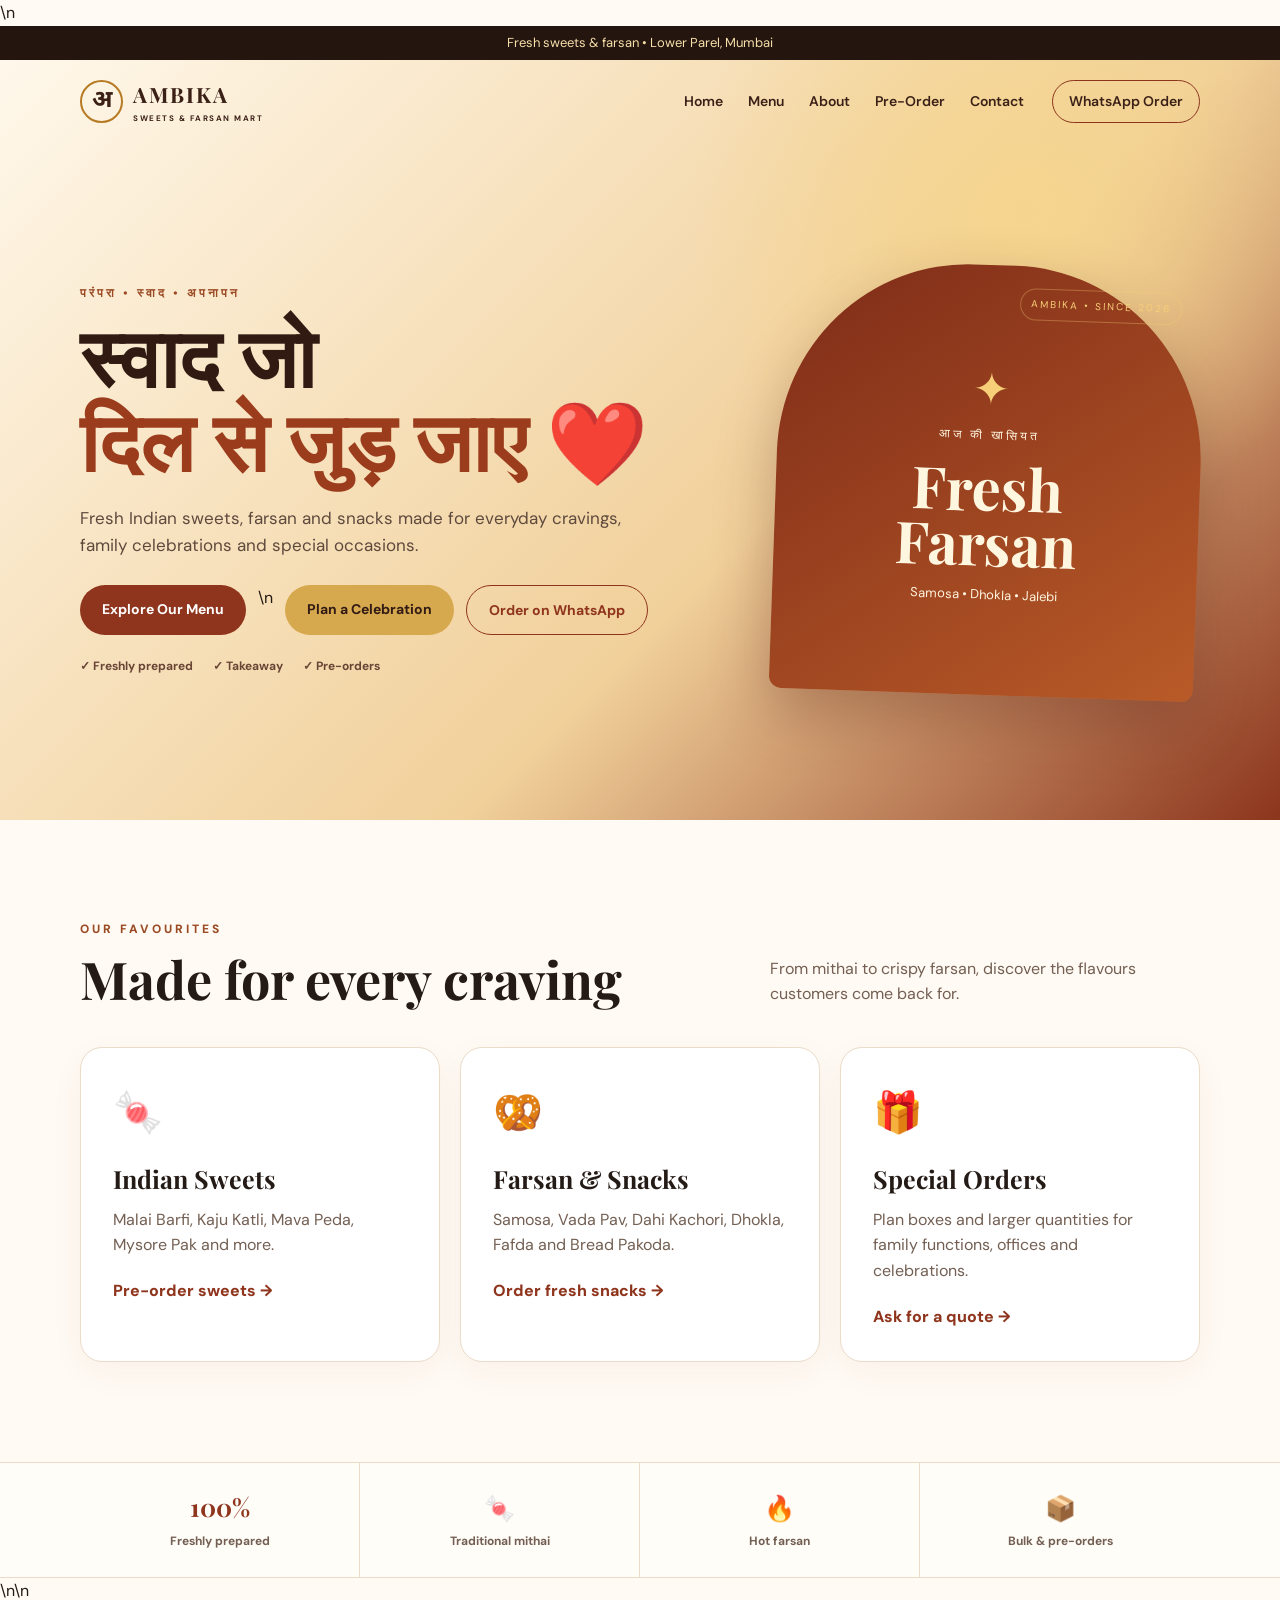
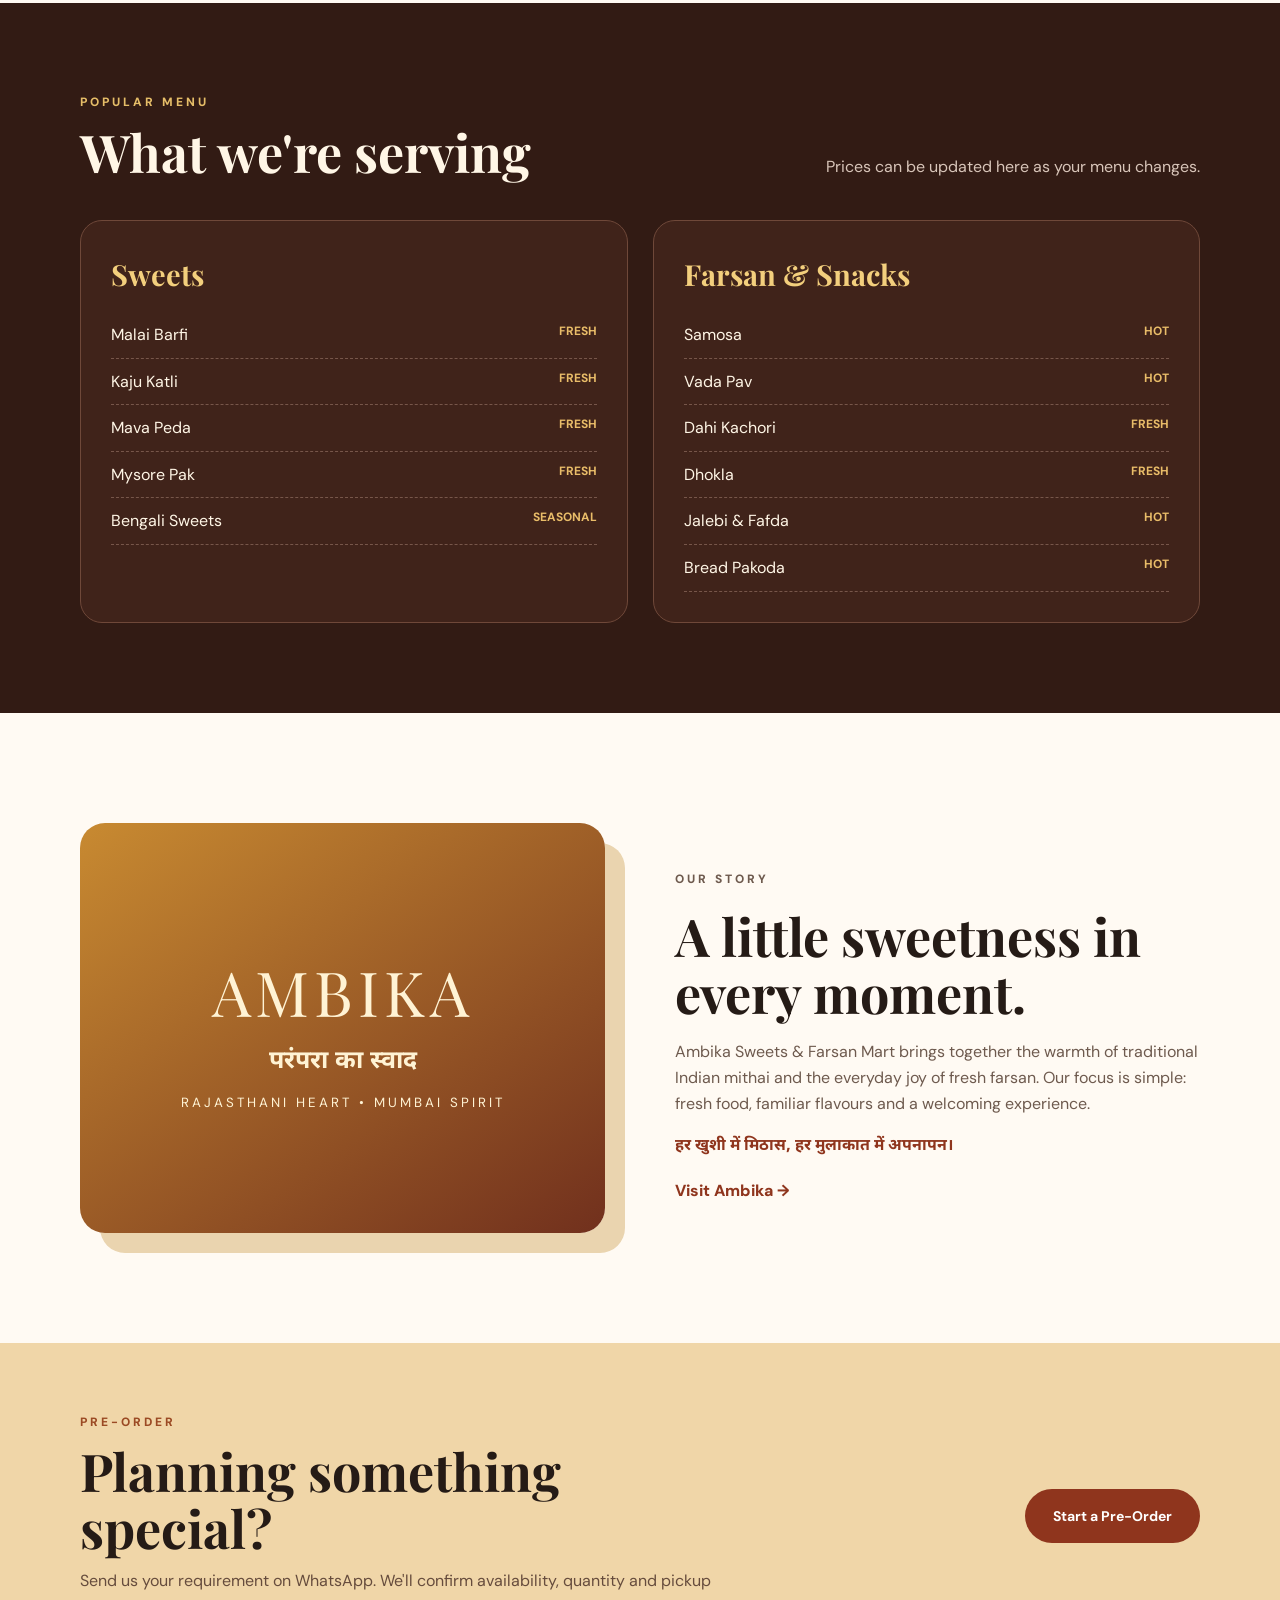
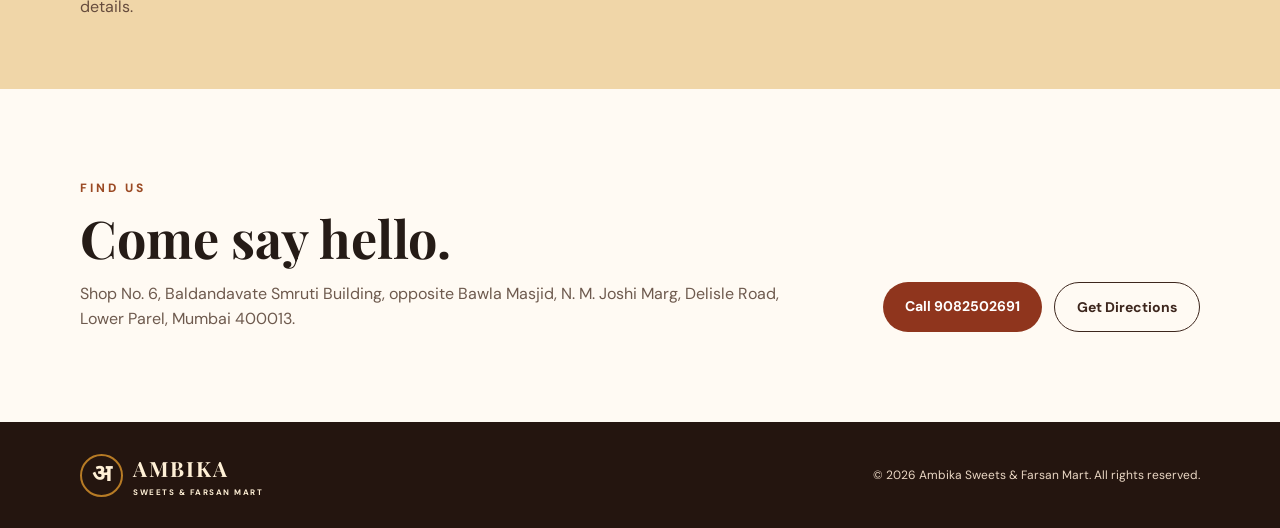
<file: index.html>
<!doctype html>
<html lang="en">
<head>
  <meta charset="utf-8">
  <meta name="viewport" content="width=device-width, initial-scale=1">\n  <meta name="theme-color" content="#8f351d">
  <meta name="description" content="Ambika Sweets & Farsan Mart in Lower Parel, Mumbai — fresh Indian sweets, farsan, snacks and pre-orders.">
  <title>Ambika Sweets & Farsan Mart | Lower Parel, Mumbai</title>
  <link rel="preconnect" href="https://fonts.googleapis.com">
  <link rel="preconnect" href="https://fonts.gstatic.com" crossorigin>
  <link href="https://fonts.googleapis.com/css2?family=DM+Sans:wght@400;500;600;700&family=Playfair+Display:wght@600;700;800&family=Noto+Sans+Devanagari:wght@500;600;700&display=swap" rel="stylesheet">
  <link rel="stylesheet" href="ambika.css">
</head>
<body>
  <div class="topbar">Fresh sweets & farsan • Lower Parel, Mumbai</div>

  <header class="header" id="home">
    <nav class="nav container">
      <a class="brand" href="#home" aria-label="Ambika Sweets home">
        <span class="brand-mark">अ</span>
        <span><strong>AMBIKA</strong><small>SWEETS & FARSAN MART</small></span>
      </a>
      <button class="menu-btn" aria-label="Open menu" aria-expanded="false">☰</button>
      <div class="nav-links">
        <a href="#home">Home</a>
        <a href="#products">Menu</a>
        <a href="#about">About</a>
        <a href="#order">Pre-Order</a>
        <a href="#contact">Contact</a>
      </div>
      <a class="nav-order" href="https://wa.me/919082502691?text=Hello%20Ambika%20Sweets%2C%20I%20want%20to%20place%20an%20order." target="_blank" rel="noopener">WhatsApp Order</a>
    </nav>

    <section class="hero container">
      <div class="hero-copy">
        <p class="eyebrow">परंपरा • स्वाद • अपनापन</p>
        <h1>स्वाद जो<br><span>दिल से जुड़ जाए</span> ❤️</h1>
        <p class="hero-text">Fresh Indian sweets, farsan and snacks made for everyday cravings, family celebrations and special occasions.</p>
        <div class="hero-actions">
          <a class="btn btn-primary" href="#products">Explore Our Menu</a>\n          <a class="btn btn-gold" href="#order">Plan a Celebration</a>
          <a class="btn btn-outline" href="https://wa.me/919082502691?text=Hello%20Ambika%20Sweets%2C%20please%20share%20today%27s%20menu." target="_blank" rel="noopener">Order on WhatsApp</a>
        </div>
        <div class="hero-points"><span>✓ Freshly prepared</span><span>✓ Takeaway</span><span>✓ Pre-orders</span></div>
      </div>
      <div class="hero-card"><div class="hero-badge">AMBIKA • SINCE 2026</div>
        <div class="mandala">✦</div>
        <p>आज की खासियत</p>
        <h2>Fresh<br>Farsan</h2>
        <span>Samosa • Dhokla • Jalebi</span>
      </div>
    </section>
  </header>

  <main>
    <section class="section container" id="products">
      <div class="section-head">
        <div><p class="eyebrow">Our favourites</p><h2>Made for every craving</h2></div>
        <p>From mithai to crispy farsan, discover the flavours customers come back for.</p>
      </div>
      <div class="cards">
        <article class="card"><div class="card-icon">🍬</div><h3>Indian Sweets</h3><p>Malai Barfi, Kaju Katli, Mava Peda, Mysore Pak and more.</p><a href="#order">Pre-order sweets →</a></article>
        <article class="card"><div class="card-icon">🥨</div><h3>Farsan & Snacks</h3><p>Samosa, Vada Pav, Dahi Kachori, Dhokla, Fafda and Bread Pakoda.</p><a href="#order">Order fresh snacks →</a></article>
        <article class="card"><div class="card-icon">🎁</div><h3>Special Orders</h3><p>Plan boxes and larger quantities for family functions, offices and celebrations.</p><a href="#order">Ask for a quote →</a></article>
      </div>
    </section>

    <section class="trust-strip"><div class="container trust-grid"><div><strong>100%</strong><span>Freshly prepared</span></div><div><strong>🍬</strong><span>Traditional mithai</span></div><div><strong>🔥</strong><span>Hot farsan</span></div><div><strong>📦</strong><span>Bulk & pre-orders</span></div></div></section>\n\n    <section class="menu-section" aria-label="Menu">
      <div class="container">
        <div class="section-head light"><div><p class="eyebrow">Popular menu</p><h2>What we're serving</h2></div><p>Prices can be updated here as your menu changes.</p></div>
        <div class="menu-grid">
          <div class="menu-box"><h3>Sweets</h3><ul><li><span>Malai Barfi</span><b>Fresh</b></li><li><span>Kaju Katli</span><b>Fresh</b></li><li><span>Mava Peda</span><b>Fresh</b></li><li><span>Mysore Pak</span><b>Fresh</b></li><li><span>Bengali Sweets</span><b>Seasonal</b></li></ul></div>
          <div class="menu-box"><h3>Farsan & Snacks</h3><ul><li><span>Samosa</span><b>Hot</b></li><li><span>Vada Pav</span><b>Hot</b></li><li><span>Dahi Kachori</span><b>Fresh</b></li><li><span>Dhokla</span><b>Fresh</b></li><li><span>Jalebi & Fafda</span><b>Hot</b></li><li><span>Bread Pakoda</span><b>Hot</b></li></ul></div>
        </div>
      </div>
    </section>

    <section class="story container" id="about">
      <div class="story-art"><span>AMBIKA</span><strong>परंपरा का स्वाद</strong><small>RAJASTHANI HEART • MUMBAI SPIRIT</small></div>
      <div class="story-copy"><p class="eyebrow">Our story</p><h2>A little sweetness in every moment.</h2><p>Ambika Sweets & Farsan Mart brings together the warmth of traditional Indian mithai and the everyday joy of fresh farsan. Our focus is simple: fresh food, familiar flavours and a welcoming experience.</p><p class="devanagari">हर खुशी में मिठास, हर मुलाकात में अपनापन।</p><a class="text-link" href="#contact">Visit Ambika →</a></div>
    </section>

    <section class="order-section" id="order">
      <div class="container order-wrap">
        <div><p class="eyebrow">Pre-order</p><h2>Planning something special?</h2><p>Send us your requirement on WhatsApp. We'll confirm availability, quantity and pickup details.</p></div>
        <a class="btn btn-primary big" href="https://wa.me/919082502691?text=Hello%20Ambika%20Sweets%2C%20I%20want%20to%20pre-order.%0AProduct%3A%20%0AQuantity%3A%20%0ADate%3A%20%0APickup%2FDelivery%3A" target="_blank" rel="noopener">Start a Pre-Order</a>
      </div>
    </section>

    <section class="contact container" id="contact">
      <div><p class="eyebrow">Find us</p><h2>Come say hello.</h2><p>Shop No. 6, Baldandavate Smruti Building, opposite Bawla Masjid, N. M. Joshi Marg, Delisle Road, Lower Parel, Mumbai 400013.</p></div>
      <div class="contact-actions"><a class="btn btn-primary" href="tel:+919082502691">Call 9082502691</a><a class="btn btn-outline dark" href="https://www.google.com/maps/search/?api=1&query=Ambika%20Sweets%20and%20Farsan%20Mart%20Lower%20Parel%20Mumbai" target="_blank" rel="noopener">Get Directions</a></div>
    </section>
  </main>

  <footer><div class="container footer-inner"><div class="brand"><span class="brand-mark">अ</span><span><strong>AMBIKA</strong><small>SWEETS & FARSAN MART</small></span></div><p>© <span id="year"></span> Ambika Sweets & Farsan Mart. All rights reserved.</p></div></footer>
  <script src="ambika.js"></script>
</body>
</html>
</file>
<file: ambika.css>
*{box-sizing:border-box;margin:0;padding:0}html{scroll-behavior:smooth}body{font-family:"DM Sans",sans-serif;color:#251b16;background:#fffaf3;line-height:1.6}.container{width:min(1120px,92%);margin:auto}.topbar{background:#24150f;color:#f7dfaa;text-align:center;font-size:13px;padding:7px}.header{min-height:760px;background:radial-gradient(circle at 80% 20%,#f5d58e 0,transparent 28%),linear-gradient(135deg,#fff8eb,#f1d09a 60%,#8c351d);overflow:hidden}.nav{height:82px;display:flex;align-items:center;gap:28px}.brand{display:flex;align-items:center;gap:10px;text-decoration:none;color:#3b2017}.brand-mark{width:43px;height:43px;border:2px solid #b77b25;border-radius:50%;display:grid;place-items:center;font-family:"Noto Sans Devanagari";font-size:24px;font-weight:700}.brand strong{display:block;font-family:"Playfair Display";font-size:21px;letter-spacing:2px}.brand small{display:block;font-size:8px;letter-spacing:1.5px;font-weight:700}.nav-links{margin-left:auto;display:flex;gap:25px}.nav-links a,.nav-order{text-decoration:none;color:#3b2017;font-size:14px;font-weight:600}.nav-order{border:1px solid #8c351d;border-radius:999px;padding:9px 16px}.menu-btn{display:none;background:none;border:0;font-size:25px}.hero{display:grid;grid-template-columns:1.2fr .8fr;align-items:center;min-height:675px;gap:60px}.eyebrow{text-transform:uppercase;letter-spacing:3px;color:#9b4a24;font-size:12px;font-weight:800;margin-bottom:10px}.hero h1{font-family:"Playfair Display";font-size:clamp(48px,7vw,82px);line-height:1.02;color:#301a12}.hero h1 span{color:#9b3c1c}.hero-text{max-width:580px;margin:25px 0;color:#5e493d;font-size:17px}.hero-actions{display:flex;gap:12px;flex-wrap:wrap}.btn{display:inline-block;padding:13px 22px;border-radius:999px;text-decoration:none;font-weight:700;font-size:14px}.btn-primary{background:#8f351d;color:white}.btn-outline{border:1px solid #8f351d;color:#8f351d}.btn-gold{background:#d7a94f;color:#321b14}.btn-gold:hover,.btn-primary:hover{transform:translateY(-2px)}.btn-outline.dark{border-color:#3d261d;color:#3d261d}.hero-points{display:flex;gap:20px;margin-top:22px;font-size:12px;font-weight:700;color:#694535;flex-wrap:wrap}.hero-card{position:relative;height:430px;border-radius:45% 45% 12px 12px;background:linear-gradient(145deg,#7e2b18,#b95b28);color:#fff6df;display:flex;flex-direction:column;justify-content:center;align-items:center;text-align:center;box-shadow:0 25px 60px #5c271c55;transform:rotate(2deg)}.hero-badge{position:absolute;top:22px;right:24px;font-size:10px;letter-spacing:2px;color:#f6cf78;border:1px solid #f6cf7855;border-radius:999px;padding:7px 10px}.hero-card .mandala{font-size:45px;color:#f6cf78}.hero-card p{letter-spacing:3px;font-size:12px}.hero-card h2{font-family:"Playfair Display";font-size:58px;line-height:.95;margin:15px 0}.hero-card span{font-size:13px}.trust-strip{background:#fffdf8;border-top:1px solid #eadcc8;border-bottom:1px solid #eadcc8}.trust-grid{display:grid;grid-template-columns:repeat(4,1fr)}.trust-grid div{padding:24px 18px;text-align:center;border-right:1px solid #eadcc8}.trust-grid div:last-child{border-right:0}.trust-grid strong{display:block;font-family:"Playfair Display";font-size:25px;color:#8f351d}.trust-grid span{font-size:12px;color:#735f53;font-weight:700}.section{padding:100px 0}.section-head{display:flex;justify-content:space-between;gap:40px;align-items:end;margin-bottom:40px}.section-head h2,.story h2,.order-section h2,.contact h2{font-family:"Playfair Display";font-size:clamp(34px,5vw,52px);line-height:1.1}.section-head>p{max-width:430px;color:#735f53}.cards{display:grid;grid-template-columns:repeat(3,1fr);gap:20px}.card{padding:32px;background:white;border:1px solid #eadcc8;border-radius:22px;box-shadow:0 10px 35px #5d32120b}.card-icon{font-size:40px}.card h3{font-family:"Playfair Display";font-size:25px;margin:15px 0 8px}.card p{color:#735f53;margin-bottom:20px}.card a,.text-link{color:#8f351d;text-decoration:none;font-weight:800}.menu-section{background:#321b14;color:#fff6e6;padding:90px 0}.light .eyebrow{color:#e5bd68}.light>p{color:#d8c5b9}.menu-grid{display:grid;grid-template-columns:1fr 1fr;gap:25px}.menu-box{border:1px solid #6f4839;padding:30px;border-radius:22px;background:#40231a}.menu-box h3{font-family:"Playfair Display";font-size:29px;color:#f3cf7d;margin-bottom:15px}.menu-box li{list-style:none;display:flex;justify-content:space-between;border-bottom:1px dashed #77564a;padding:10px 0}.menu-box b{color:#e9bd69;font-size:12px;text-transform:uppercase}.story{padding:110px 0;display:grid;grid-template-columns:1fr 1fr;gap:70px;align-items:center}.story-art{min-height:410px;border-radius:25px;background:linear-gradient(145deg,#c88a31,#71301d);color:#fff3d4;display:flex;flex-direction:column;justify-content:center;align-items:center;text-align:center;box-shadow:20px 20px 0 #ead4af}.story-art span{font-family:"Playfair Display";font-size:62px;letter-spacing:5px}.story-art strong{font-family:"Noto Sans Devanagari";font-size:25px}.story-art small{letter-spacing:3px;margin-top:10px}.story-copy p{color:#6e5a4e;margin:18px 0}.story-copy .devanagari{font-family:"Noto Sans Devanagari";color:#8f351d;font-weight:700}.order-section{background:#f0d6a8;padding:70px 0}.order-wrap{display:flex;align-items:center;justify-content:space-between;gap:30px}.order-wrap>div{max-width:680px}.order-wrap p:not(.eyebrow){color:#664c3d;margin-top:12px}.big{padding:16px 28px}.contact{padding:90px 0;display:flex;justify-content:space-between;gap:40px;align-items:end}.contact>div:first-child{max-width:700px}.contact p:not(.eyebrow){color:#6e5a4e;margin-top:15px}.contact-actions{display:flex;gap:12px;flex-wrap:wrap}footer{background:#24150f;color:#e9d6c3;padding:30px 0}.footer-inner{display:flex;justify-content:space-between;align-items:center;gap:20px}.footer-inner .brand{color:#fff0d6}.footer-inner p{font-size:12px}@media(max-width:800px){.trust-grid{grid-template-columns:1fr 1fr}.trust-grid div:nth-child(2){border-right:0}.trust-grid div{border-bottom:1px solid #eadcc8}.trust-grid div:nth-child(3),.trust-grid div:nth-child(4){border-bottom:0}.nav-links,.nav-order{display:none}.menu-btn{display:block;margin-left:auto}.nav.open .nav-links{display:flex;position:absolute;top:82px;left:0;right:0;background:#fffaf3;padding:20px;flex-direction:column;z-index:10}.hero{grid-template-columns:1fr;min-height:auto;padding:70px 0 100px}.hero-card{max-width:360px;width:100%;margin:auto}.cards,.menu-grid,.story{grid-template-columns:1fr}.section-head,.order-wrap,.contact,.footer-inner{flex-direction:column;align-items:flex-start}.story-art{min-height:300px}.contact-actions{align-self:flex-start}}
</file>
